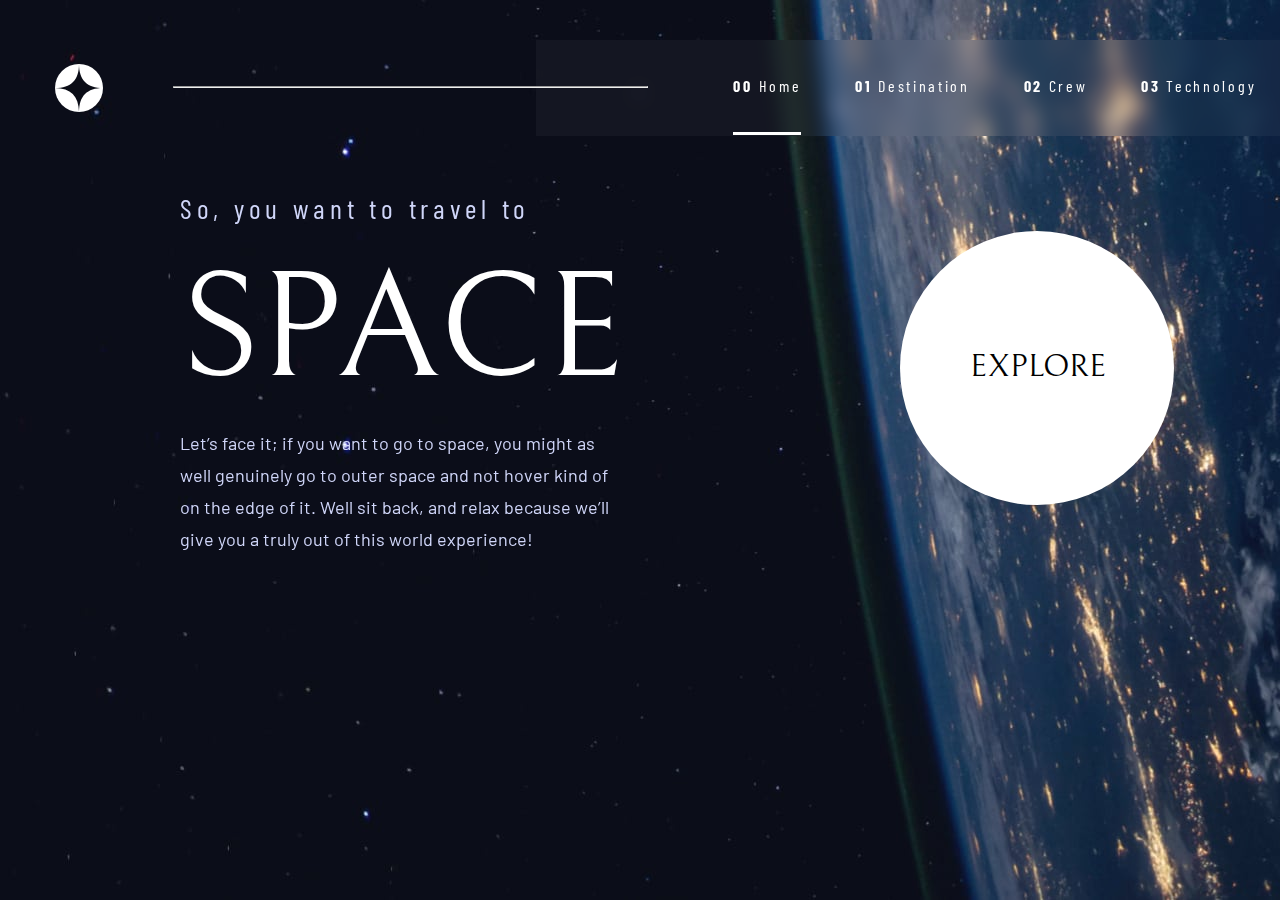
<file: index.html>
<!DOCTYPE html>
<html lang="en">
<head>
  <meta charset="UTF-8">
  <meta name="viewport" content="width=device-width, initial-scale=1.0">
  <link rel="icon" type="image/png" sizes="32x32" href="./assets/favicon-32x32.png">
  <link rel="stylesheet" href="css/nav_bar.css">
  <link rel="stylesheet" href="css/home.css">
  <link rel="preconnect" href="https://fonts.googleapis.com">
  <link rel="preconnect" href="https://fonts.gstatic.com" crossorigin>
  <link href="https://fonts.googleapis.com/css2?family=Barlow&family=Barlow+Condensed:wght@400;700&family=Bellefair&display=swap" rel="stylesheet">
  <title>Frontend Mentor | Space tourism website</title>
</head>
<body>
  <div class="nav_bar">
    <img class="logo" src="assets/shared/logo.svg" alt="logo">
    <hr class="nav_bar_hr">
    <div class="blur-rectangle"></div>
    <div class="nav">
      <a href="index.html"><p class="n00 current_nav"><span class="num">00</span> Home</p></a>
      <a href="destination-moon.html"><p class="n01 aft"><span class="num">01</span> Destination</p></a>
      <a href="crew-commander.html"><p class="n02 aft"><span class="num">02</span> Crew</p></a>
      <a href="technology-vehicle.html"><p class="n03 aft"><span class="num">03</span> Technology</p></a>
    </div>
  </div>
  <div class="info">
    <p class="p1">So, you want to travel to</p>
    <p class="p2">SPACE</p>
    <p class="p3">Let’s face it; if you want to go to space, you might as well genuinely go to 
  outer space and not hover kind of on the edge of it. Well sit back, and relax 
  because we’ll give you a truly out of this world experience!</p>
  </div>
  <a href="destination-moon.html"><div class="explore">
    <div class="circle"></div>
    <p class="p-explore">EXPLORE</p>
  </div></a>
</body>
</html>
</file>
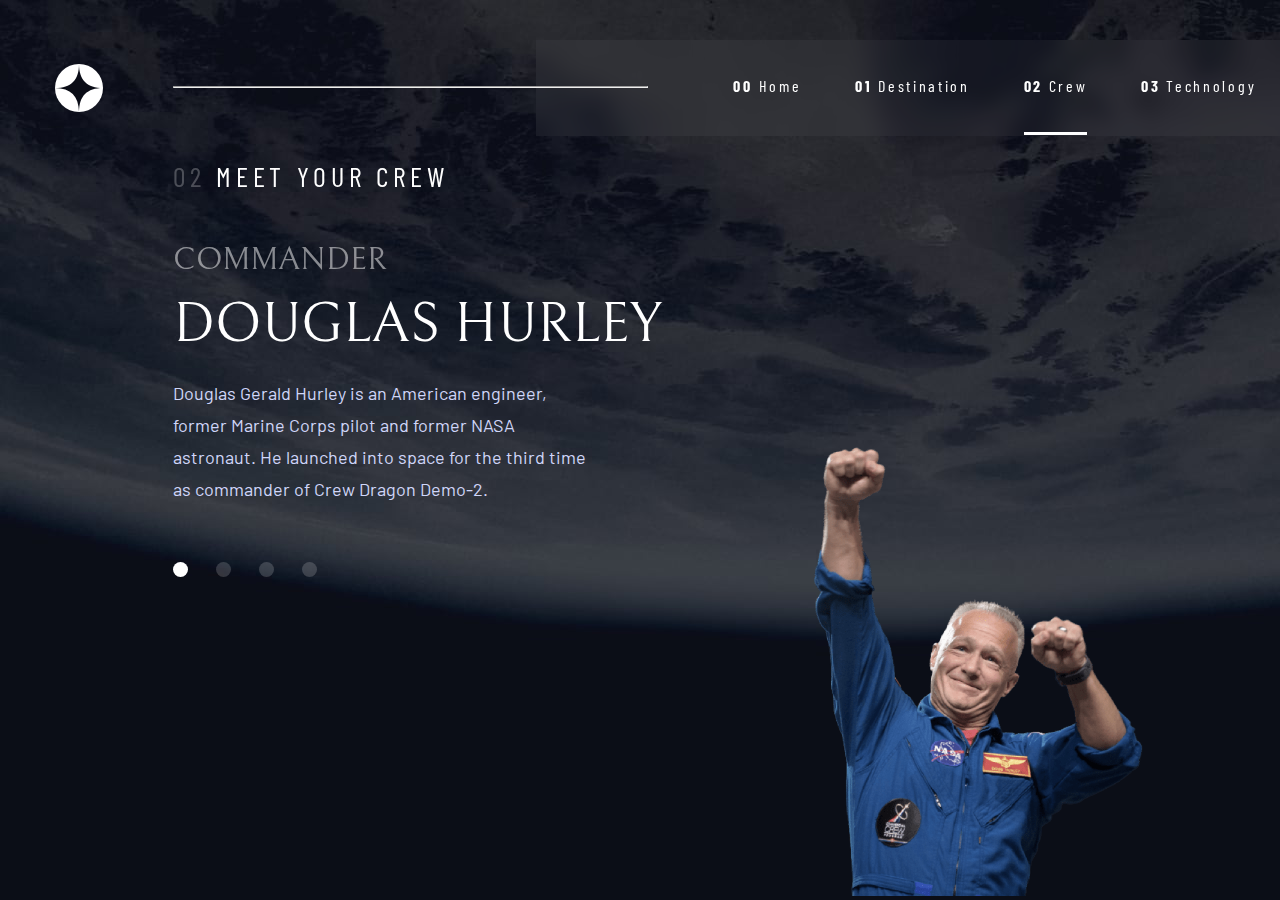
<file: crew-commander.html>
<!DOCTYPE html>
<html lang="en">
<head>
  <meta charset="UTF-8">
  <meta name="viewport" content="width=device-width, initial-scale=1.0"><link rel="stylesheet" href="css/nav_bar.css">
  <link rel="stylesheet" href="css/crew-format.css">
  <link rel="preconnect" href="https://fonts.googleapis.com">
  <link rel="preconnect" href="https://fonts.gstatic.com" crossorigin>
  <link href="https://fonts.googleapis.com/css2?family=Barlow&family=Barlow+Condensed:wght@400;700&family=Bellefair&display=swap" rel="stylesheet">
  <link rel="icon" type="image/png" sizes="32x32" href="./assets/favicon-32x32.png">
  
  <title>Frontend Mentor | Space tourism website</title>
</head>
<body>
  <div class="nav_bar">
    <img class="logo" src="assets/shared/logo.svg" alt="logo">
    <hr class="nav_bar_hr">
    <div class="blur-rectangle"></div>
    <div class="nav">
      <a href="index.html"><p class="n00 aft"><span class="num">00</span> Home</p></a>
      <a href="destination-moon.html"><p class="n01 aft"><span class="num">01</span> Destination</p></a>
      <a href="crew-commander.html"><p class="n02 current_nav"><span class="num">02</span> Crew</p></a>
      <a href="technology-vehicle.html"><p class="n03 aft"><span class="num">03</span> Technology</p></a>
    </div>
  </div>
  <div class="head">
    <p><span style="opacity: 25%;">02</span> MEET YOUR CREW</p>
  </div>
  
  <div class="left-container">
    <p class="carrer">COMMANDER</p>
    <p class="crew-name">DOUGLAS HURLEY</p>
    <p class="context">Douglas Gerald Hurley is an American engineer, former Marine Corps pilot and former NASA astronaut. He launched into space for the third time as commander of Crew Dragon Demo-2.</p>
  </div>
  <div class="bar">
    <a href="/crew-commander.html"><p class="circle current_crew"></p></a>
    <a href="/crew-specialist.html"><p class="circle"></p></a>
    <a href="/crew-pilot.html"><p class="circle"></p></a>
    <a href="/crew-engineer.html"><p class="circle"></p></a>
  </div>
  <div class="pic">
    <img src="/assets/crew/image-douglas-hurley.png" alt="ansari" style="width: 330px;">
  </div>
</body>
</html>
</file>
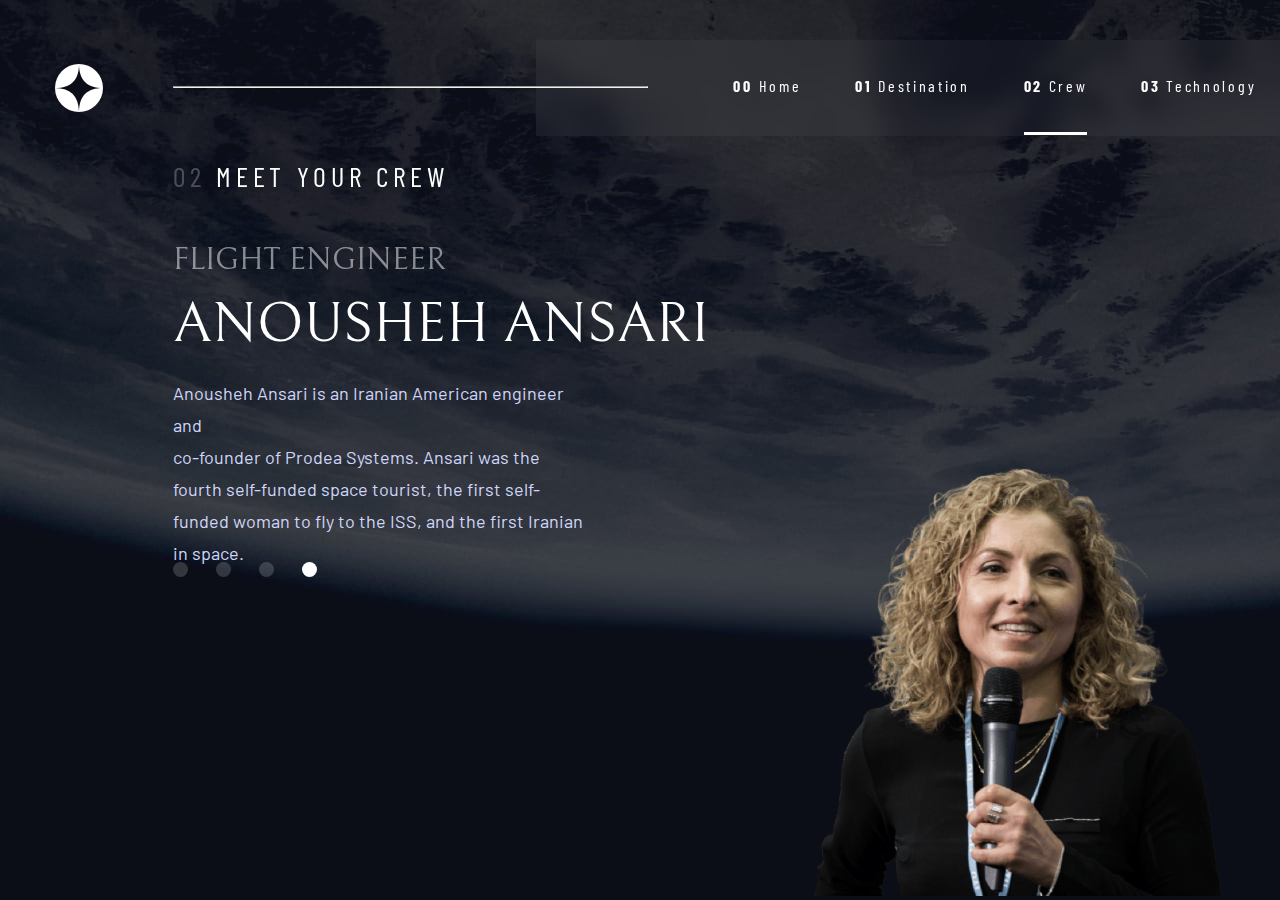
<file: crew-engineer.html>
<!DOCTYPE html>
<html lang="en">
<head>
  <meta charset="UTF-8">
  <meta name="viewport" content="width=device-width, initial-scale=1.0">
  <link rel="icon" type="image/png" sizes="32x32" href="./assets/favicon-32x32.png">
  <link rel="stylesheet" href="css/nav_bar.css">
  <link rel="stylesheet" href="css/crew-format.css">
  <link rel="preconnect" href="https://fonts.googleapis.com">
  <link rel="preconnect" href="https://fonts.gstatic.com" crossorigin>
  <link href="https://fonts.googleapis.com/css2?family=Barlow&family=Barlow+Condensed:wght@400;700&family=Bellefair&display=swap" rel="stylesheet">
  <title>Frontend Mentor | Space tourism website</title>
</head>
<body>
  <div class="nav_bar">
    <img class="logo" src="assets/shared/logo.svg" alt="logo">
    <hr class="nav_bar_hr">
    <div class="blur-rectangle"></div>
    <div class="nav">
      <a href="index.html"><p class="n00 aft"><span class="num">00</span> Home</p></a>
      <a href="destination-moon.html"><p class="n01 aft"><span class="num">01</span> Destination</p></a>
      <a href="crew-commander.html"><p class="n02 current_nav"><span class="num">02</span> Crew</p></a>
      <a href="technology-vehicle.html"><p class="n03 aft"><span class="num">03</span> Technology</p></a>
    </div>
  </div>
  <div class="head">
    <p><span style="opacity: 25%;">02</span> MEET YOUR CREW</p>
  </div>
  
  <div class="left-container">
    <p class="carrer">FLIGHT ENGINEER</p>
    <p class="crew-name">ANOUSHEH ANSARI</p>
    <p class="context">Anousheh Ansari is an Iranian American engineer and <br> co-founder of Prodea Systems. Ansari was the fourth self-funded space tourist, the first self-funded woman to fly to the ISS, and the first Iranian in space. </p>
  </div>
  <div class="bar">
    <a href="/crew-commander.html"><p class="circle"></p></a>
    <a href="/crew-specialist.html"><p class="circle"></p></a>
    <a href="/crew-pilot.html"><p class="circle"></p></a>
    <a href="/crew-engineer.html"><p class="circle current_crew"></p></a>
  </div>
  <div class="pic">
    <img src="/assets/crew/image-anousheh-ansari.png" alt="ansari" style="width: 410px;">
  </div>
</body>
</html>
</file>
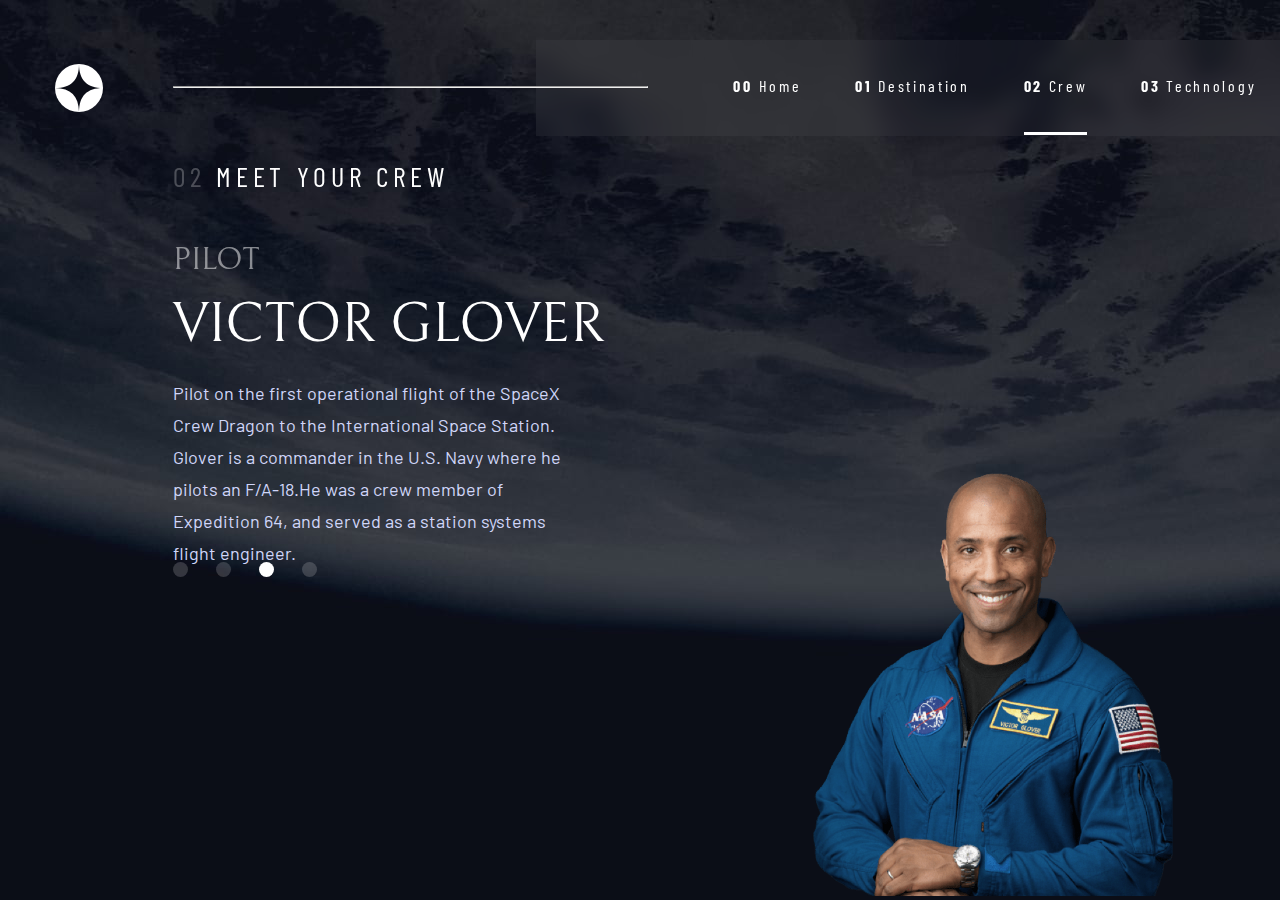
<file: crew-pilot.html>
<!DOCTYPE html>
<html lang="en">
<head>
  <meta charset="UTF-8">
  <meta name="viewport" content="width=device-width, initial-scale=1.0">
  <link rel="icon" type="image/png" sizes="32x32" href="./assets/favicon-32x32.png">
  <link rel="stylesheet" href="css/nav_bar.css">
  <link rel="stylesheet" href="css/crew-format.css">
  <link rel="preconnect" href="https://fonts.googleapis.com">
  <link rel="preconnect" href="https://fonts.gstatic.com" crossorigin>
  <link href="https://fonts.googleapis.com/css2?family=Barlow&family=Barlow+Condensed:wght@400;700&family=Bellefair&display=swap" rel="stylesheet">
  <title>Frontend Mentor | Space tourism website</title>
</head>
<body>
  <div class="nav_bar">
    <img class="logo" src="assets/shared/logo.svg" alt="logo">
    <hr class="nav_bar_hr">
    <div class="blur-rectangle"></div>
    <div class="nav">
      <a href="index.html"><p class="n00 aft"><span class="num">00</span> Home</p></a>
      <a href="destination-moon.html"><p class="n01 aft"><span class="num">01</span> Destination</p></a>
      <a href="crew-commander.html"><p class="n02 current_nav"><span class="num">02</span> Crew</p></a>
      <a href="technology-vehicle.html"><p class="n03 aft"><span class="num">03</span> Technology</p></a>
    </div>
  </div>
  <div class="head">
    <p><span style="opacity: 25%;">02</span> MEET YOUR CREW</p>
  </div>
  
  <div class="left-container">
    <p class="carrer">PILOT</p>
    <p class="crew-name">VICTOR GLOVER</p>
    <p class="context">Pilot on the first operational flight of the SpaceX Crew Dragon to the International Space Station. Glover is a commander in the U.S. Navy where he pilots an F/A-18.He was a crew member of Expedition 64, and served as a station systems flight engineer. </p>
  </div>
  <div class="bar">
    <a href="/crew-commander.html"><p class="circle"></p></a>
    <a href="/crew-specialist.html"><p class="circle"></p></a>
    <a href="/crew-pilot.html"><p class="circle current_crew"></p></a>
    <a href="/crew-engineer.html"><p class="circle"></p></a>
  </div>
  <div class="pic">
    <img src="/assets/crew/image-victor-glover.png" alt="ansari" style="width: 360px;">
  </div>
</body>
</html>
</file>
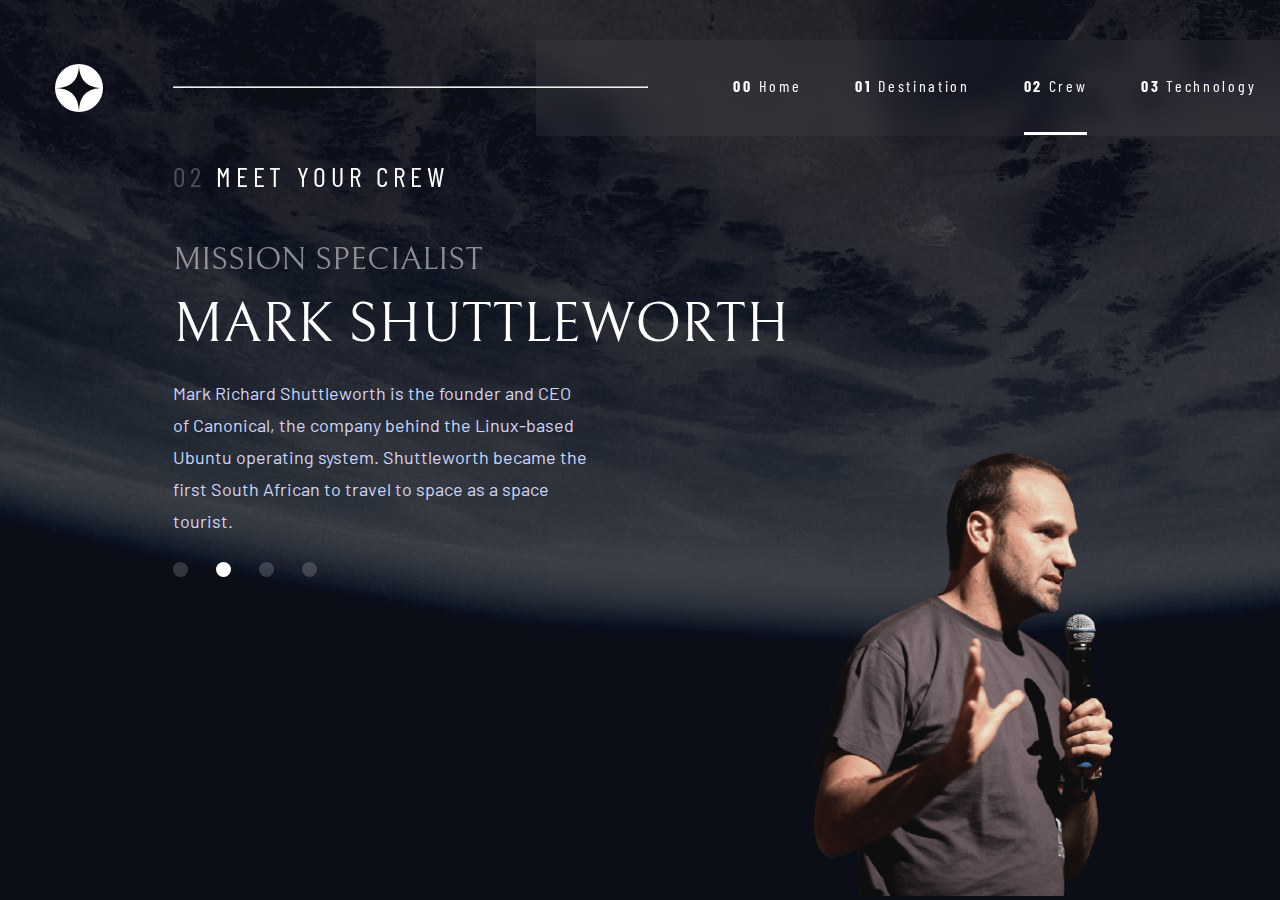
<file: crew-specialist.html>
<!DOCTYPE html>
<html lang="en">
<head>
  <meta charset="UTF-8">
  <meta name="viewport" content="width=device-width, initial-scale=1.0">
  <link rel="icon" type="image/png" sizes="32x32" href="./assets/favicon-32x32.png">
  <link rel="stylesheet" href="css/nav_bar.css">
  <link rel="stylesheet" href="css/crew-format.css">
  <link rel="preconnect" href="https://fonts.googleapis.com">
  <link rel="preconnect" href="https://fonts.gstatic.com" crossorigin>
  <link href="https://fonts.googleapis.com/css2?family=Barlow&family=Barlow+Condensed:wght@400;700&family=Bellefair&display=swap" rel="stylesheet">
  <title>Frontend Mentor | Space tourism website</title>
</head>
<body>
  <div class="nav_bar">
    <img class="logo" src="assets/shared/logo.svg" alt="logo">
    <hr class="nav_bar_hr">
    <div class="blur-rectangle"></div>
    <div class="nav">
      <a href="index.html"><p class="n00 aft"><span class="num">00</span> Home</p></a>
      <a href="destination-moon.html"><p class="n01 aft"><span class="num">01</span> Destination</p></a>
      <a href="crew-commander.html"><p class="n02 current_nav"><span class="num">02</span> Crew</p></a>
      <a href="technology-vehicle.html"><p class="n03 aft"><span class="num">03</span> Technology</p></a>
    </div>
  </div>
  <div class="head">
    <p><span style="opacity: 25%;">02</span> MEET YOUR CREW</p>
  </div>
  
  <div class="left-container">
    <p class="carrer">MISSION SPECIALIST</p>
    <p class="crew-name">MARK SHUTTLEWORTH</p>
    <p class="context">Mark Richard Shuttleworth is the founder and CEO of Canonical, the company behind the Linux-based Ubuntu operating system. Shuttleworth became the first South African to travel to space as a space tourist.</p>
  </div>
  <div class="bar">
    <a href="/crew-commander.html"><p class="circle"></p></a>
    <a href="/crew-specialist.html"><p class="circle current_crew"></p></a>
    <a href="/crew-pilot.html"><p class="circle"></p></a>
    <a href="/crew-engineer.html"><p class="circle"></p></a>
  </div>
  <div class="pic">
    <img src="/assets/crew/image-mark-shuttleworth.png" alt="ansari" style="width: 300px;">
  </div>
</body>
</html>
</file>
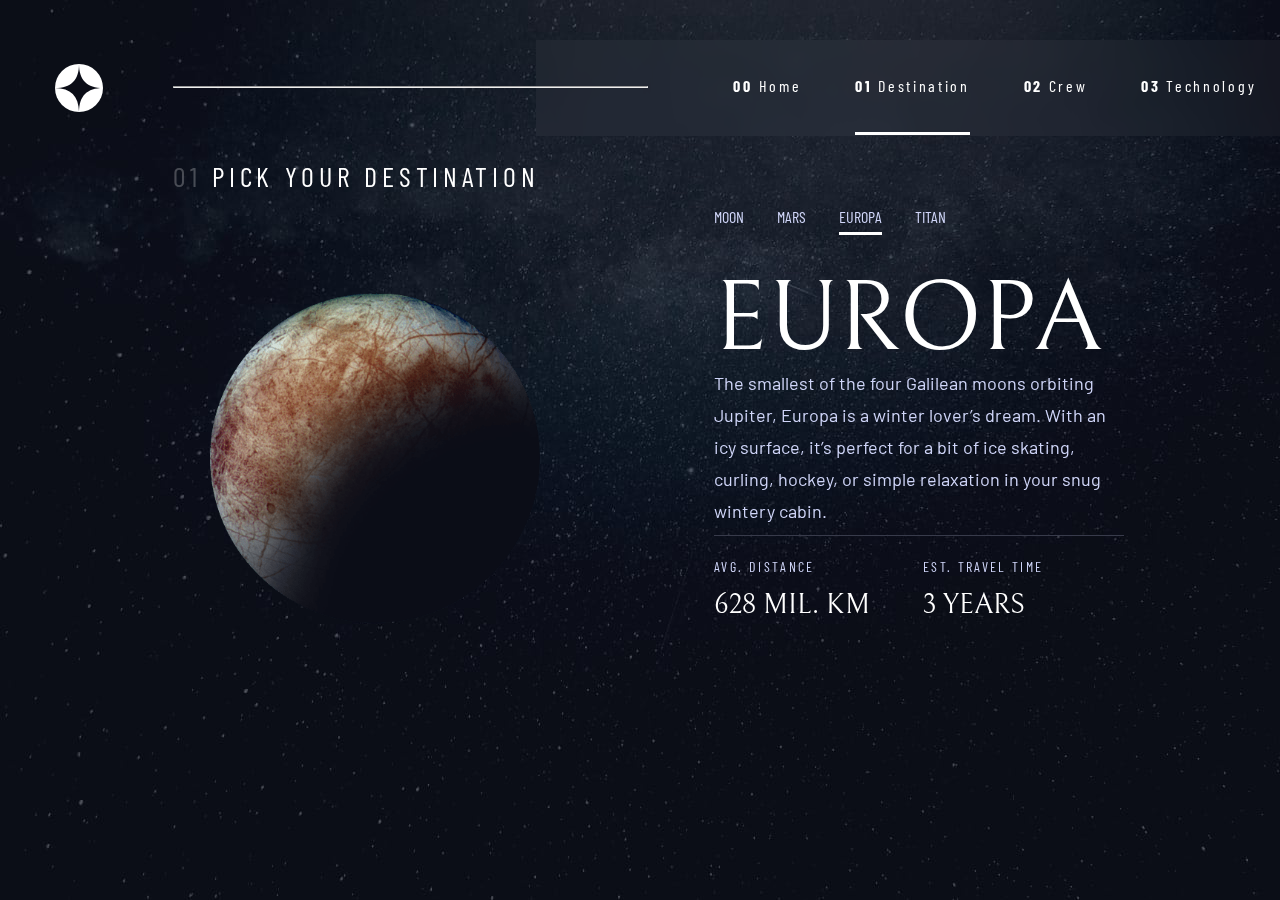
<file: destination-europa.html>
<!DOCTYPE html>
<html lang="en">
<head>
  <meta charset="UTF-8">
  <meta name="viewport" content="width=device-width, initial-scale=1.0">
  <link rel="icon" type="image/png" sizes="32x32" href="./assets/favicon-32x32.png">
  <link rel="stylesheet" href="css/nav_bar.css">
  <link rel="stylesheet" href="css/destination-format.css">
  <link rel="preconnect" href="https://fonts.googleapis.com">
  <link rel="preconnect" href="https://fonts.gstatic.com" crossorigin>
  <link href="https://fonts.googleapis.com/css2?family=Barlow&family=Barlow+Condensed:wght@400;700&family=Bellefair&display=swap" rel="stylesheet">
  <title>Frontend Mentor | Space tourism website</title>
</head>
<body>
  <div class="nav_bar">
    <img class="logo" src="assets/shared/logo.svg" alt="logo">
    <hr class="nav_bar_hr">
    <div class="blur-rectangle"></div>
    <div class="nav">
      <a href="index.html"><p class="n00 aft"><span class="num">00</span> Home</p></a>
      <a href="destination-moon.html"><p class="n01 current_nav"><span class="num">01</span> Destination</p></a>
      <a href="crew-commander.html"><p class="n02 aft"><span class="num">02</span> Crew</p></a>
      <a href="technology-vehicle.html"><p class="n03 aft"><span class="num">03</span> Technology</p></a>
    </div>
  </div>
  <div class="head">
    <p><span style="opacity: 25%;">01</span> PICK YOUR DESTINATION</p>
  </div>
  <div class="pic">
    <img src="/assets/destination/image-europa.png" alt="moon" style="width: 330px;">
  </div>
  <div class="right-container">
    <div class="bar">
      <a href="destination-moon.html"><p class="moon udl">MOON</p></a>
      <a href="destination-mars.html"><p class="mars udl">MARS</p></a>
      <a href="destination-europa.html"><p class="europa current_dest">EUROPA</p></a>
      <a href="destination-titan.html"><p class="titan udl">TITAN</p></a>
    </div>
    <p class="head2">EUROPA</p>
    <p class="context">The smallest of the four Galilean moons orbiting Jupiter, Europa is a winter lover’s dream. With an icy surface, it’s perfect for a bit of ice skating, curling, hockey, or simple relaxation in your snug wintery cabin.</p>
    <hr class="r-hr">
    <div>
      <div class="avg">
        <p class="topic" style="font-family: 'Barlow Condensed', sans-serif;letter-spacing: 2.36px;">AVG. DISTANCE</p>
        <p class="val" style="font-family: 'Bellefair', serif;">628 MIL. KM</p>
      </div>
      <div class="time">
        <p class="topic">EST. TRAVEL TIME</p>
        <p class="val">3 YEARS</p>
      </div>
    </div>
  </div>
</body>
</html>
</file>
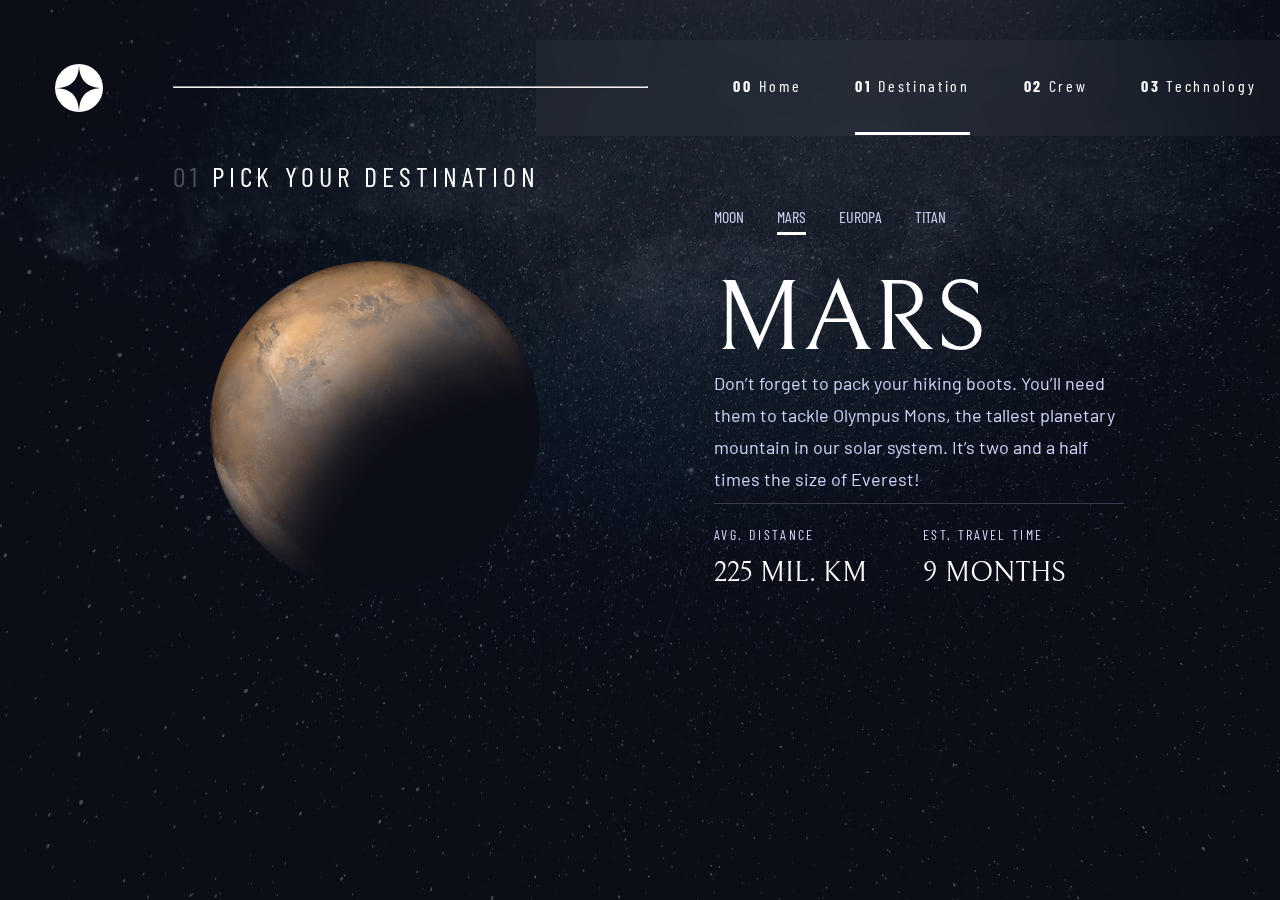
<file: destination-mars.html>
<!DOCTYPE html>
<html lang="en">
<head>
  <meta charset="UTF-8">
  <meta name="viewport" content="width=device-width, initial-scale=1.0">
  <link rel="icon" type="image/png" sizes="32x32" href="./assets/favicon-32x32.png">
  <link rel="stylesheet" href="css/nav_bar.css">
  <link rel="stylesheet" href="css/destination-format.css">
  <link rel="preconnect" href="https://fonts.googleapis.com">
  <link rel="preconnect" href="https://fonts.gstatic.com" crossorigin>
  <link href="https://fonts.googleapis.com/css2?family=Barlow&family=Barlow+Condensed:wght@400;700&family=Bellefair&display=swap" rel="stylesheet">
  <title>Frontend Mentor | Space tourism website</title>
</head>
<body>
  <div class="nav_bar">
    <img class="logo" src="assets/shared/logo.svg" alt="logo">
    <hr class="nav_bar_hr">
    <div class="blur-rectangle"></div>
    <div class="nav">
      <a href="index.html"><p class="n00 aft"><span class="num">00</span> Home</p></a>
      <a href="destination-moon.html"><p class="n01 current_nav"><span class="num">01</span> Destination</p></a>
      <a href="crew-commander.html"><p class="n02 aft"><span class="num">02</span> Crew</p></a>
      <a href="technology-vehicle.html"><p class="n03 aft"><span class="num">03</span> Technology</p></a>
    </div>
  </div>
  <div class="head">
    <p><span style="opacity: 25%;">01</span> PICK YOUR DESTINATION</p>
  </div>
  <div class="pic">
    <img src="/assets/destination/image-mars.png" alt="moon" style="width: 330px;">
  </div>
  <div class="right-container">
    <div class="bar">
      <a href="destination-moon.html"><p class="moon udl">MOON</p></a>
      <a href="destination-mars.html"><p class="mars current_dest">MARS</p></a>
      <a href="destination-europa.html"><p class="europa udl">EUROPA</p></a>
      <a href="destination-titan.html"><p class="titan udl">TITAN</p></a>
    </div>
    <p class="head2">MARS</p>
    <p class="context">Don’t forget to pack your hiking boots. You’ll need them to tackle Olympus Mons, the tallest planetary mountain in our solar system. It’s two and a half times the size of Everest!</p>
    <hr class="r-hr">
    <div>
      <div class="avg">
        <p class="topic" style="font-family: 'Barlow Condensed', sans-serif;letter-spacing: 2.36px;">AVG. DISTANCE</p>
        <p class="val" style="font-family: 'Bellefair', serif;">225 MIL. KM</p>
      </div>
      <div class="time">
        <p class="topic">EST. TRAVEL TIME</p>
        <p class="val">9 MONTHS</p>
      </div>
    </div>
  </div>
</body>
</html>
</file>
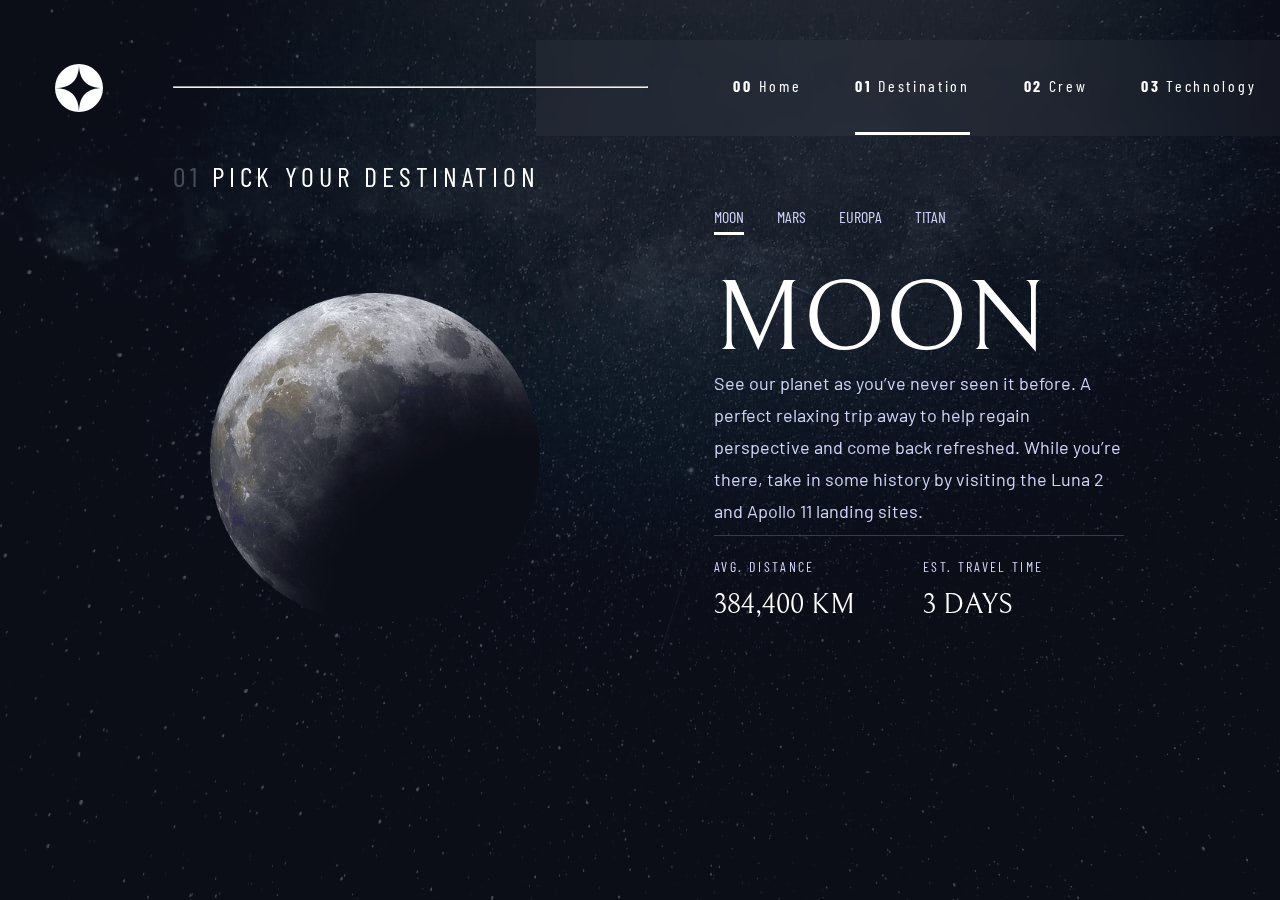
<file: destination-moon.html>
<!DOCTYPE html>
<html lang="en">
<head>
  <meta charset="UTF-8">
  <meta name="viewport" content="width=device-width, initial-scale=1.0">
  <link rel="icon" type="image/png" sizes="32x32" href="assets/favicon-32x32.png">
  <link rel="stylesheet" href="css/nav_bar.css">
  <link rel="stylesheet" href="css/destination-format.css">
  <link rel="preconnect" href="https://fonts.googleapis.com">
  <link rel="preconnect" href="https://fonts.gstatic.com" crossorigin>
  <link href="https://fonts.googleapis.com/css2?family=Barlow&family=Barlow+Condensed:wght@400;700&family=Bellefair&display=swap" rel="stylesheet">
  <title>Frontend Mentor | Space tourism website</title>
</head>
<body>
  <div class="nav_bar">
    <img class="logo" src="assets/shared/logo.svg" alt="logo">
    <hr class="nav_bar_hr">
    <div class="blur-rectangle"></div>
    <div class="nav">
      <a href="index.html"><p class="n00 aft"><span class="num">00</span> Home</p></a>
      <a href="destination-moon.html"><p class="n01 current_nav"><span class="num">01</span> Destination</p></a>
      <a href="crew-commander.html"><p class="n02 aft"><span class="num">02</span> Crew</p></a>
      <a href="technology-vehicle.html"><p class="n03 aft"><span class="num">03</span> Technology</p></a>
    </div>
  </div>
  <div class="head">
    <p><span style="opacity: 25%;">01</span> PICK YOUR DESTINATION</p>
  </div>
  <div class="pic">
    <img src="/assets/destination/image-moon.png" alt="moon" style="width: 330px;">
  </div>
  <div class="right-container">
    <div class="bar">
      <a href="destination-moon.html"><p class="moon current_dest">MOON</p></a>
      <a href="destination-mars.html"><p class="mars udl">MARS</p></a>
      <a href="destination-europa.html"><p class="europa udl">EUROPA</p></a>
      <a href="destination-titan.html"><p class="titan udl">TITAN</p></a>
    </div>
    <p class="head2">MOON</p>
    <p class="context">See our planet as you’ve never seen it before. A perfect relaxing trip away to help regain perspective and come back refreshed. While you’re there, take in some history by visiting the Luna 2 and Apollo 11 landing sites.</p>
    <hr class="r-hr">
    <div>
      <div class="avg">
        <p class="topic" style="font-family: 'Barlow Condensed', sans-serif;letter-spacing: 2.36px;">AVG. DISTANCE</p>
        <p class="val" style="font-family: 'Bellefair', serif;">384,400 KM</p>
      </div>
      <div class="time">
        <p class="topic">EST. TRAVEL TIME</p>
        <p class="val">3 DAYS</p>
      </div>
    </div>
  </div>
</body>
</html>
</file>
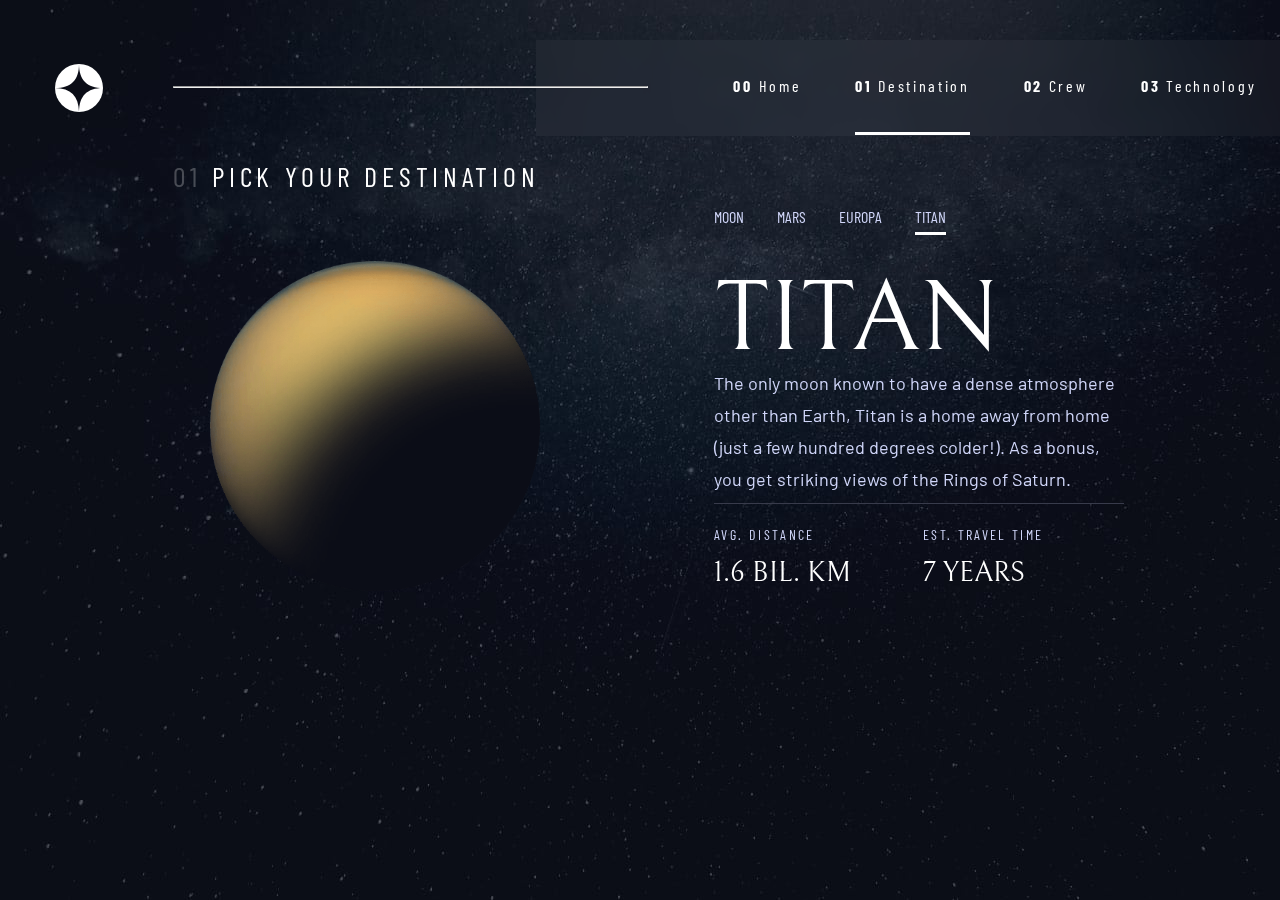
<file: destination-titan.html>
<!DOCTYPE html>
<html lang="en">
<head>
  <meta charset="UTF-8">
  <meta name="viewport" content="width=device-width, initial-scale=1.0">
  <link rel="icon" type="image/png" sizes="32x32" href="./assets/favicon-32x32.png">
  <link rel="stylesheet" href="css/nav_bar.css">
  <link rel="stylesheet" href="css/destination-format.css">
  <link rel="preconnect" href="https://fonts.googleapis.com">
  <link rel="preconnect" href="https://fonts.gstatic.com" crossorigin>
  <link href="https://fonts.googleapis.com/css2?family=Barlow&family=Barlow+Condensed:wght@400;700&family=Bellefair&display=swap" rel="stylesheet">
  <title>Frontend Mentor | Space tourism website</title>
</head>
<body>
  <div class="nav_bar">
    <img class="logo" src="assets/shared/logo.svg" alt="logo">
    <hr class="nav_bar_hr">
    <div class="blur-rectangle"></div>
    <div class="nav">
      <a href="index.html"><p class="n00 aft"><span class="num">00</span> Home</p></a>
      <a href="destination-moon.html"><p class="n01 current_nav"><span class="num">01</span> Destination</p></a>
      <a href="crew-commander.html"><p class="n02 aft"><span class="num">02</span> Crew</p></a>
      <a href="technology-vehicle.html"><p class="n03 aft"><span class="num">03</span> Technology</p></a>
    </div>
  </div>
  <div class="head">
    <p><span style="opacity: 25%;">01</span> PICK YOUR DESTINATION</p>
  </div>
  <div class="pic">
    <img src="/assets/destination/image-titan.png" alt="moon" style="width: 330px;">
  </div>
  <div class="right-container">
    <div class="bar">
      <a href="destination-moon.html"><p class="moon udl">MOON</p></a>
      <a href="destination-mars.html"><p class="mars udl">MARS</p></a>
      <a href="destination-europa.html"><p class="europa udl">EUROPA</p></a>
      <a href="destination-titan.html"><p class="titan current_dest">TITAN</p></a>
    </div>
    <p class="head2">TITAN</p>
    <p class="context">The only moon known to have a dense atmosphere other than Earth, Titan is a home away from home (just a few hundred degrees colder!). As a bonus, you get striking views of the Rings of Saturn.</p>
    <hr class="r-hr">
    <div>
      <div class="avg">
        <p class="topic" style="font-family: 'Barlow Condensed', sans-serif;letter-spacing: 2.36px;">AVG. DISTANCE</p>
        <p class="val" style="font-family: 'Bellefair', serif;">1.6 BIL. KM</p>
      </div>
      <div class="time">
        <p class="topic">EST. TRAVEL TIME</p>
        <p class="val">7 YEARS</p>
      </div>
    </div>
  </div>
</body>
</html>
</file>
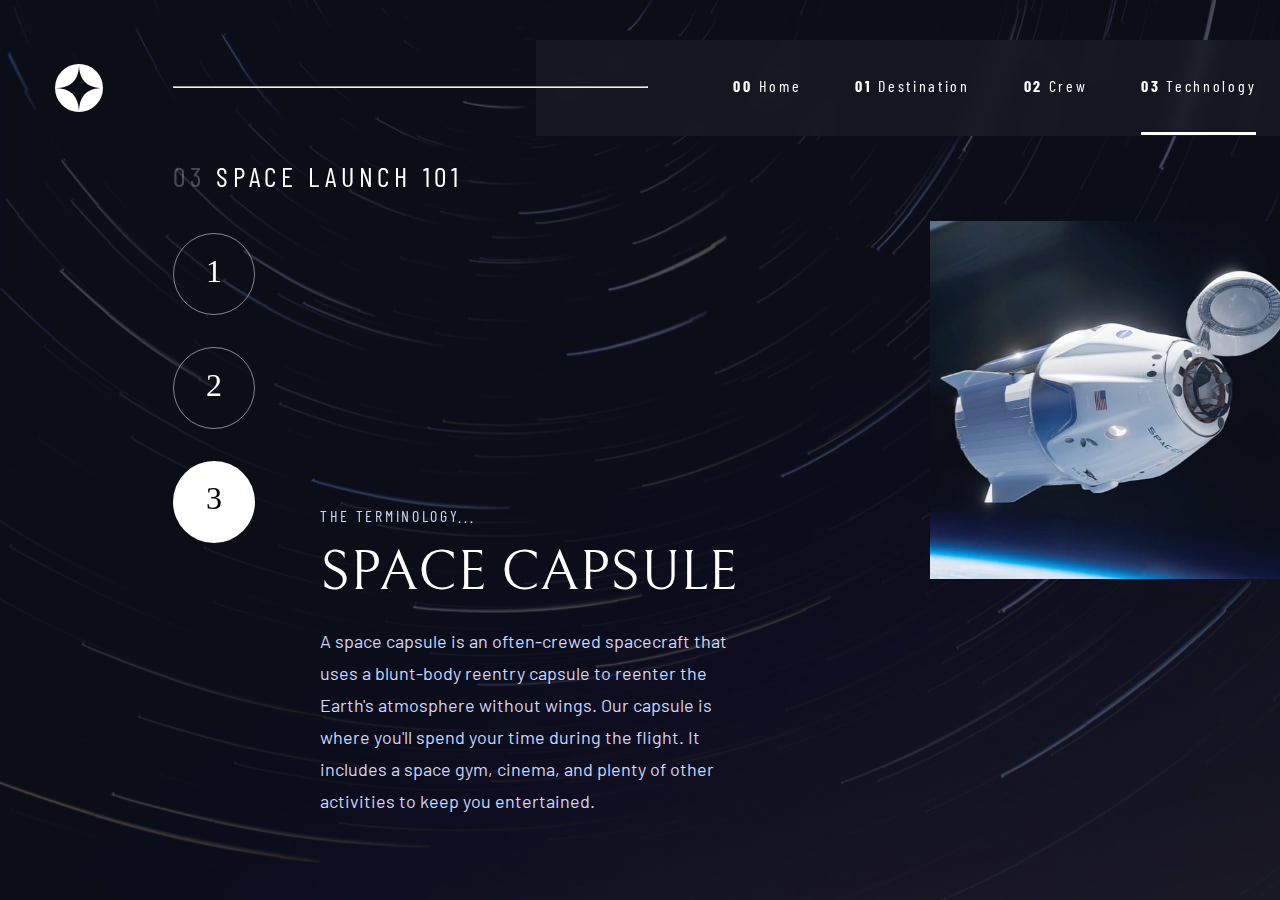
<file: technology-capsule.html>
<!DOCTYPE html>
<html lang="en">
<head>
  <meta charset="UTF-8">
  <meta name="viewport" content="width=device-width, initial-scale=1.0">
  <link rel="icon" type="image/png" sizes="32x32" href="./assets/favicon-32x32.png">
  <link rel="stylesheet" href="css/nav_bar.css">
  <link rel="stylesheet" href="css/technology-format.css">
  <link rel="preconnect" href="https://fonts.googleapis.com">
  <link rel="preconnect" href="https://fonts.gstatic.com" crossorigin>
  <link href="https://fonts.googleapis.com/css2?family=Barlow&family=Barlow+Condensed:wght@400;700&family=Bellefair&display=swap" rel="stylesheet">
  <title>Frontend Mentor | Space tourism website</title>
</head>
<body>
  <div class="nav_bar">
    <img class="logo" src="assets/shared/logo.svg" alt="logo">
    <hr class="nav_bar_hr">
    <div class="blur-rectangle"></div>
    <div class="nav">
      <a href="index.html"><p class="n00 aft"><span class="num">00</span> Home</p></a>
      <a href="destination-moon.html"><p class="n01 aft"><span class="num">01</span> Destination</p></a>
      <a href="crew-commander.html"><p class="n02 aft"><span class="num">02</span> Crew</p></a>
      <a href="technology-vehicle.html"><p class="n03 current_nav"><span class="num">03</span> Technology</p></a>
    </div>
  </div>
  <div class="head">
    <p><span style="opacity: 25%;">03</span> SPACE LAUNCH 101</p>
  </div>
  <div class="pic">
    <img src="/assets/technology/image-space-capsule-portrait.jpg" alt="" style="width: 350px;">
  </div>
  <div class="side-bar">
    <a href="technology-vehicle.html"><p class="button">1</p></a>
    <a href="technology-spaceport.html"><p class="button">2</p></a>
    <a href="technology-capsule.html"><p class="button current">3</p></a>
  </div>
  <div class="left-container">
    <p class="p1">THE TERMINOLOGY...</p>
    <p class="p2">SPACE CAPSULE</p>
    <p class="context">A space capsule is an often-crewed spacecraft that uses a blunt-body reentry capsule to reenter the Earth's atmosphere without wings. Our capsule is where you'll spend your time during the flight. It includes a space gym, cinema, and plenty of other activities to keep you entertained.</p>
  </div>
</body>
</html>
</file>
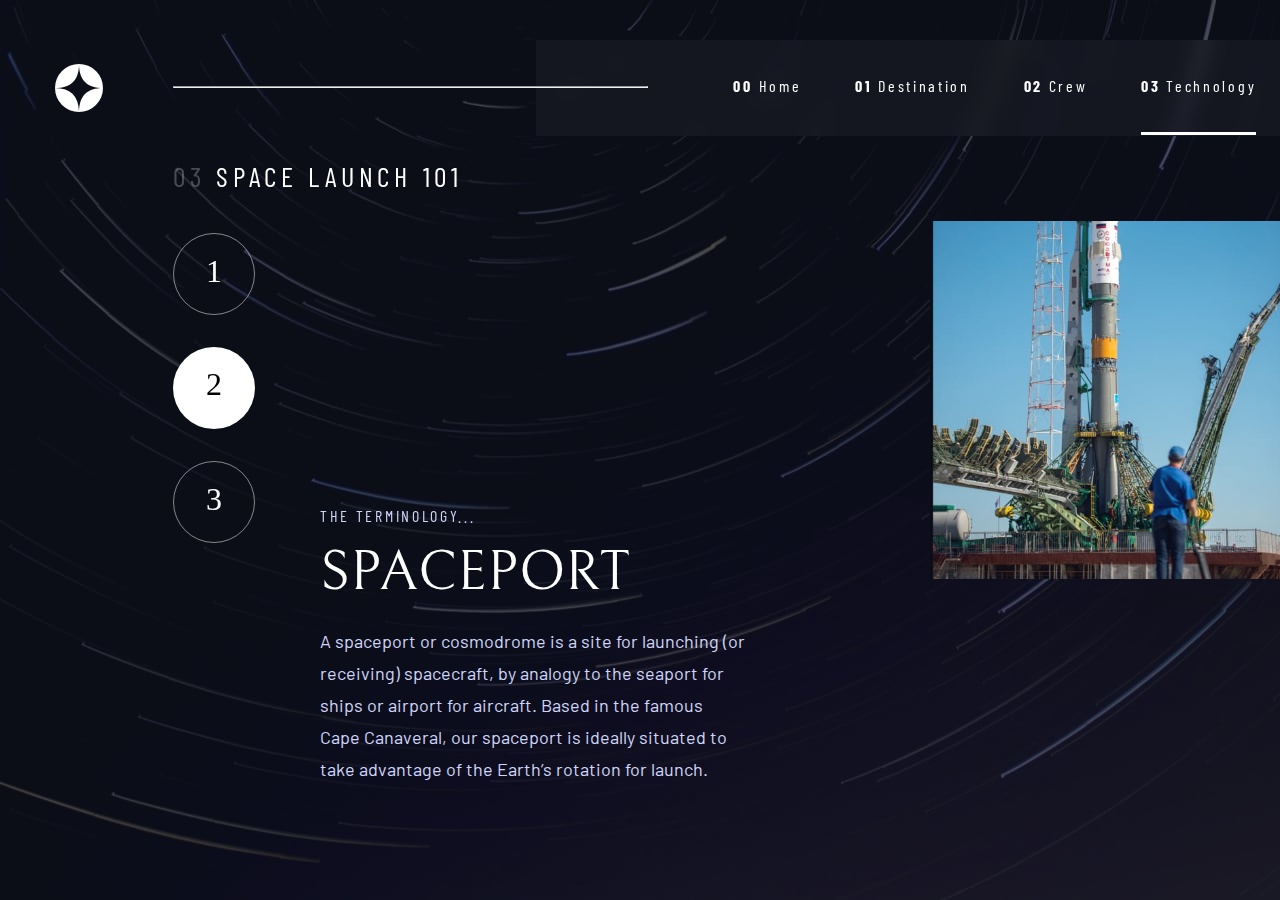
<file: technology-spaceport.html>
<!DOCTYPE html>
<html lang="en">
<head>
  <meta charset="UTF-8">
  <meta name="viewport" content="width=device-width, initial-scale=1.0">
  <link rel="icon" type="image/png" sizes="32x32" href="./assets/favicon-32x32.png">
  <link rel="stylesheet" href="css/nav_bar.css">
  <link rel="stylesheet" href="css/technology-format.css">
  <link rel="preconnect" href="https://fonts.googleapis.com">
  <link rel="preconnect" href="https://fonts.gstatic.com" crossorigin>
  <link href="https://fonts.googleapis.com/css2?family=Barlow&family=Barlow+Condensed:wght@400;700&family=Bellefair&display=swap" rel="stylesheet">
  <title>Frontend Mentor | Space tourism website</title>
</head>
<body>
  <div class="nav_bar">
    <img class="logo" src="assets/shared/logo.svg" alt="logo">
    <hr class="nav_bar_hr">
    <div class="blur-rectangle"></div>
    <div class="nav">
      <a href="index.html"><p class="n00 aft"><span class="num">00</span> Home</p></a>
      <a href="destination-moon.html"><p class="n01 aft"><span class="num">01</span> Destination</p></a>
      <a href="crew-commander.html"><p class="n02 aft"><span class="num">02</span> Crew</p></a>
      <a href="technology-vehicle.html"><p class="n03 current_nav"><span class="num">03</span> Technology</p></a>
    </div>
  </div>
  <div class="head">
    <p><span style="opacity: 25%;">03</span> SPACE LAUNCH 101</p>
  </div>
  <div class="pic">
    <img src="/assets/technology/image-spaceport-portrait.jpg" alt="" style="width: 350px;">
  </div>
  <div class="side-bar">
    <a href="technology-vehicle.html"><p class="button">1</p></a>
    <a href="technology-spaceport.html"><p class="button current">2</p></a>
    <a href="technology-capsule.html"><p class="button">3</p></a>
  </div>
  <div class="left-container">
    <p class="p1">THE TERMINOLOGY...</p>
    <p class="p2">SPACEPORT</p>
    <p class="context">A spaceport or cosmodrome is a site for launching (or receiving) spacecraft, by analogy to the seaport for ships or airport for aircraft. Based in the famous Cape Canaveral, our spaceport is ideally situated to take advantage of the Earth’s rotation for launch.</p>
  </div>
</body>
</html>
</file>
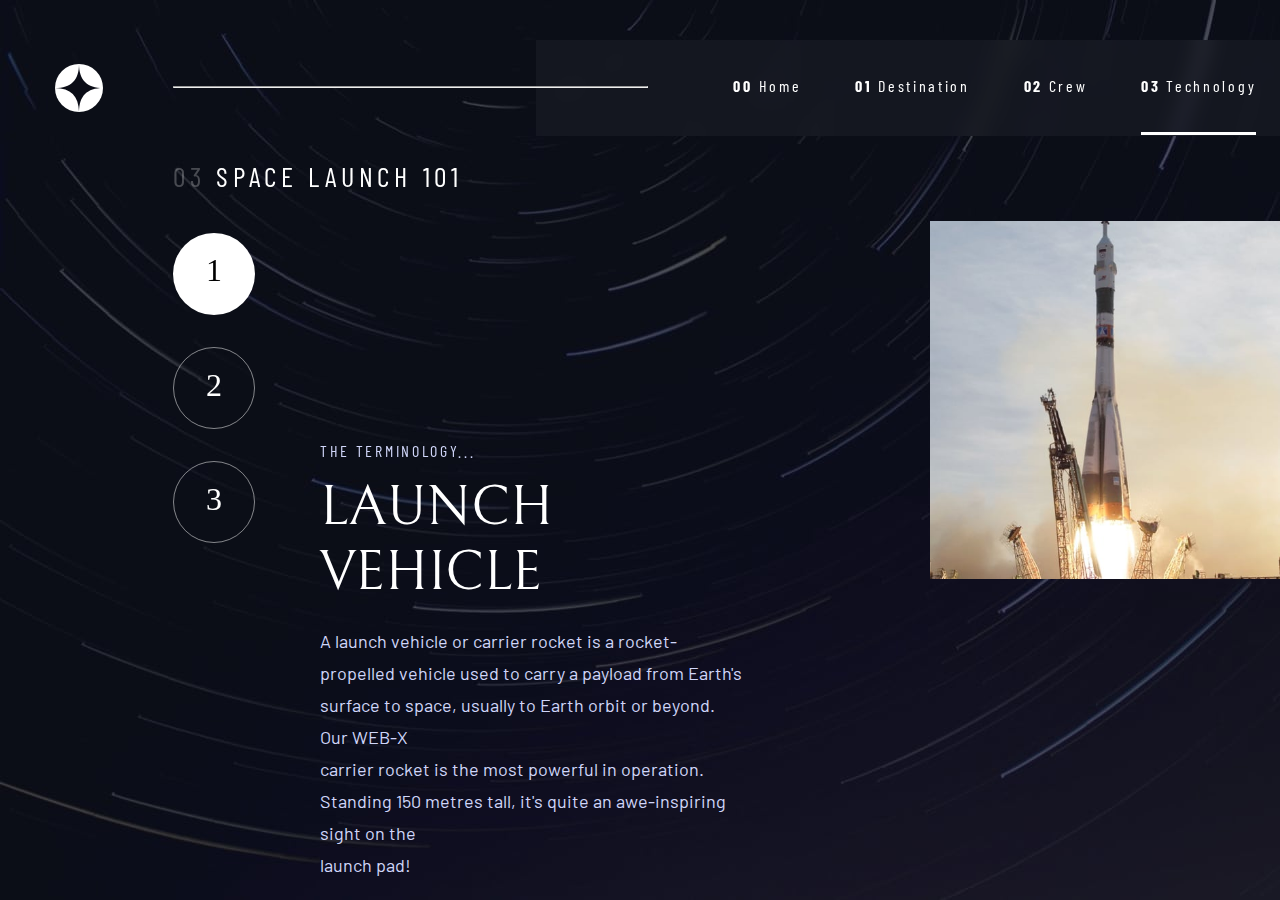
<file: technology-vehicle.html>
<!DOCTYPE html>
<html lang="en">
<head>
  <meta charset="UTF-8">
  <meta name="viewport" content="width=device-width, initial-scale=1.0">
  <link rel="icon" type="image/png" sizes="32x32" href="./assets/favicon-32x32.png">
  <link rel="stylesheet" href="css/nav_bar.css">
  <link rel="stylesheet" href="css/technology-format.css">
  <link rel="preconnect" href="https://fonts.googleapis.com">
  <link rel="preconnect" href="https://fonts.gstatic.com" crossorigin>
  <link href="https://fonts.googleapis.com/css2?family=Barlow&family=Barlow+Condensed:wght@400;700&family=Bellefair&display=swap" rel="stylesheet">
  <title>Frontend Mentor | Space tourism website</title>
</head>
<body>
  <div class="nav_bar">
    <img class="logo" src="assets/shared/logo.svg" alt="logo">
    <hr class="nav_bar_hr">
    <div class="blur-rectangle"></div>
    <div class="nav">
      <a href="index.html"><p class="n00 aft"><span class="num">00</span> Home</p></a>
      <a href="destination-moon.html"><p class="n01 aft"><span class="num">01</span> Destination</p></a>
      <a href="crew-commander.html"><p class="n02 aft"><span class="num">02</span> Crew</p></a>
      <a href="technology-vehicle.html"><p class="n03 current_nav"><span class="num">03</span> Technology</p></a>
    </div>
  </div>
  <div class="head">
    <p><span style="opacity: 25%;">03</span> SPACE LAUNCH 101</p>
  </div>
  <div class="pic">
    <img src="/assets/technology/image-launch-vehicle-portrait.jpg" alt="" style="width: 350px;">
  </div>
  <div class="side-bar">
    <a href="technology-vehicle.html"><p class="button current">1</p></a>
    <a href="technology-spaceport.html"><p class="button">2</p></a>
    <a href="technology-capsule.html"><p class="button">3</p></a>
  </div>
  <div class="left-container">
    <p class="p1">THE TERMINOLOGY...</p>
    <p class="p2">LAUNCH VEHICLE</p>
    <p class="context">A launch vehicle or carrier rocket is a rocket-propelled vehicle used to carry a payload from Earth's surface to space, usually to Earth orbit or beyond. Our WEB-X <br> carrier rocket is the most powerful in operation. Standing 150 metres tall, it's quite an awe-inspiring sight on the <br> launch pad!</p>
  </div>
  
</body>
</html>
</file>
<file: css/nav_bar.css>
body {
    background-image: url(/assets/home/background-home-desktop.jpg);
    color: white;
    margin: 0;
}
.nav_bar{
    font-family:'Barlow Condensed', sans-serif;
    font-weight: 400;
    font-size: 16px;
    letter-spacing: 2.7px;
}
.nav_bar_hr{
    width: 473px;
    display: inline-block;
    position: relative;
    bottom: 24px;
    margin: 0;
    left: 64px;
}
.blur-rectangle{
    width: 830px;
    height: 96px;
    position: absolute;
    background: rgba(255, 255, 255, 0.04);
    backdrop-filter: blur(10px);
    left: 536px;
    top: 40px;
    z-index: -1;
}
.logo{
    margin: 64px 0 0 55px;
}
.nav{
    display: inline-block;
    position: relative;
    left: 144px;
    bottom: 20px;
}
.num{
    font-weight: 700;
}
.aft::after{
    content: '';
    position: absolute;
    left: 0;
    bottom: -40px;
    transform: translateY(4px);
    transition: transform 0.4s ease;
    pointer-events: none;
}
.aft:hover::after{
    width: 100%;
    height: 3px;
    background: rgba(255, 255, 255, 50.21%);
    transform: translateY(0);
}
.current_nav::before{
    content: '';
    position: absolute;
    left: 0;
    bottom: -40px;
    width: 100%;
    height: 3px;
    background-color: white;
}
.n00{
    display: inline-block;
    position: relative;
    color: white;
}
.n01{
    display: inline-block;
    position: relative;
    left: 48px;
    color: white;
}
.n02{
    display: inline-block;
    position: relative;
    left: 96px;
    color: white;
}
.n03{
    display: inline-block;
    position: relative;
    left: 144px;
    color: white;
}
</file>
<file: css/home.css>
body {
    background-image: url(/assets/home/background-home-desktop.jpg);
    color: white;
    margin: 0;
}
a{
    text-decoration: none;
}
.p1{
    font-family: 'Barlow Condensed', sans-serif;
    letter-spacing: 4.72px;
    font-size: 28px;
    position: relative;
    top: 60px;
    margin: 0;
    color: #D0D6F9;
}
.p2{
    font-family: 'Bellefair', serif;
    font-size: 150px;
    position: relative;
    top: 80px;
    margin: 0;
}
.p3{
    font-family: 'Barlow', sans-serif;
    font-size: 18px;
    position: relative;
    top: 90px;
    margin: 0;
    line-height: 32px;
    color: #D0D6F9;
}
.explore{
    font-family: 'Bellefair', serif;
    color: black;
    font-size: 32px;
    position: absolute;
    left: 900px;
    margin-top: 100px;
}
.circle{
    width: 274px;
    height: 274px;
    border-radius: 50%;
    background-color: white;
    position: absolute;
    margin: 0;
}
.p-explore{
    position: absolute;
    margin: 0;
    color: black;
    left: 70px;
    top: 117px;
}
.explore::after{
    content: '';
    position: absolute;
    left: -85px;
    bottom: -365px;    
    background: rgba(255, 255, 255, 10.36%);
    pointer-events: none;
}
.explore:hover::after{
    width: 450px;
    height: 450px;
    z-index: -1;
    border-radius: 50%;
    animation: scaleIn 1.5s infinite cubic-bezier(.36, .11, .89, .32);
}
@keyframes scaleIn {
    from {
      transform: scale(.5, .5);
    }
    to {
      transform: scale(1, 1);
      opacity: 0;
    }
}

.info{
    width: 35%;
    position: absolute;
    margin: 0 auto 0 auto;
    left: 180px;
}
</file>
<file: css/crew-format.css>
body{
    background-image: url(/assets/crew/background-crew-desktop.jpg);
    color: white;
    margin: 0;
}
.head{
    font-family: 'Barlow Condensed', sans-serif;
    font-size: 28px;
    letter-spacing: 4.72px;
    margin-left: 173px;
}
.left-container{
    width: 50%;
    margin: 20px 0 0 173px;
    position: relative;
    display: inline-block;
}
.pic{
    margin: 0 100px 0 0;
    position: absolute;
    bottom: 0px;
    display: inline-block;
}
.carrer{
    font-family: 'Bellefair', serif;
    font-size: 32px;
    opacity: 50.42%;
    margin: 0 0 14px 0;
}
.crew-name{
    font-family: 'Bellefair', serif;
    font-size: 56px;
    margin: 0 0 20px 0;
}
.context{
    font-family: 'Barlow', sans-serif;
    font-size: 18px;
    margin: 0;
    line-height: 32px;
    width: 65%;
    position: absolute;
    color: #D0D6F9;
}
.bar{
    margin: 145PX 0 0 149px;
    position: absolute;
}
.circle{
    width: 15px;
    height: 15px;
    border-radius: 50%;
    background-color: rgb(255, 255, 255, 17.44%);
    display: inline-block;
    margin: 40px 0 0 24px;
}
.circle::after{
    content: '';
    position: absolute;
    width: 15px;
    height: 15px;
    border-radius: 50%;
}
.circle:hover::after{
    background-color: rgb(255, 255, 255, 50.01%);
}
.current_crew{
    background: white;
}
</file>
<file: css/destination-format.css>
body{
    background-image: url(/assets/destination/background-destination-desktop.jpg);
    color: white;
    margin: 0;
}
.r-hr{
    background-color: #383B4B;
    height: 1px;
    border: 0;
}
.head{
    font-family: 'Barlow Condensed', sans-serif;
    font-size: 28px;
    letter-spacing: 4.72px;
    margin-left: 173px;
}
.pic{
    display: inline-block;
    margin: 0 0 0 210px;
    position: relative;
    bottom: 10px;
}
.bar{
    font-family: 'Barlow Condensed', sans-serif;
    font-size: 16px;
    position: relative;
    bottom: 10px;
    margin: 0;
}
.right-container{
    width: 32%;
    margin: 0 0 0 170px;
    position: relative;
    display: inline-block;
    bottom: 20px;
}
.head2{
    font-family: 'Bellefair', serif;
    font-size: 100px;
    margin: 0;
    position: relative;
    top: 10px;
}
.context{
    font-family: 'Barlow', sans-serif;
    font-size: 18px;
    line-height: 32px;
    margin: 0;
    color: #D0D6F9;
}
.topic{
    font-family: 'Barlow Condensed', sans-serif;
    letter-spacing: 2.36px;
    font-size: 14px;
    color: #D0D6F9;
}
.val{
    font-family: 'Bellefair', serif;
    font-size: 28px;
    margin: 0;
}
.moon{
    display: inline-block;
    position: relative;
    color: #D0D6F9;
}
.mars{
    display: inline-block;
    position: relative;
    margin-left: 30px;
    color: #D0D6F9;
}
.europa{
    display: inline-block;
    position: relative;
    margin-left: 30px;
    color: #D0D6F9;
}
.titan{
    display: inline-block;
    position: relative;
    margin-left: 30px;
    color: #D0D6F9;
}
.avg{
    display: inline-block;
    width: 50%;
}
.time{
    display: inline-block;
}
.udl::after{
    content: '';
    position: absolute;
    right: 0;
    top: 25px;
    background: rgb(255, 255, 255, 50%);
    transform: translateY(4px);
    transition: transform 0.4s ease;
    pointer-events: none;
}
.udl:hover::after{
    width: 100%;
    height: 3px;
    transform: translateY(0);
}
.current_dest::before{
    content: '';
    position: absolute;
    right: 0;
    top: 25px;
    background: rgb(255, 255, 255);
    width: 100%;
    height: 3px;
}
</file>
<file: css/technology-format.css>
body{
    background-image: url(/assets/technology/background-technology-desktop.jpg);
    color: white;
    margin: 0;
}
a{
    text-decoration: none;
}
.head{
    font-family: 'Barlow Condensed', sans-serif;
    font-size: 28px;
    letter-spacing: 4.72px;
    margin-left: 173px;
}
.side-bar{
    margin: 40px 0 0 173px;
}
.button{
    text-decoration: none;
    height: 80px;
    width: 80px;
    border-radius: 50%;
    border: solid;
    border-color: rgba(255, 255, 255, 0.5);
    border-width: 1px;
    text-align: center;
    font-size: 32px;
    line-height: 75px;
    color: white;
}
.current{
    background-color: white;
    height: 82px;
    width: 82px;
    color: black;
    border: none;
}
.button::after{
    content: '';
    position: absolute;
    width: 80px;
    height: 80px;
    left: 173px;
    border-radius: 50%;
}
.button:hover::after{   
    border: solid;
    border-width: 0.5px;
    border-color: rgba(255, 255, 255, 1);
}
.button:active{
    background-color: white;
    height: 82px;
    width: 82px;
    color: black;
    border: none;
}
.left-container{
    position: absolute;
    left: 260px;
    bottom: 100px;
    width: 35%;
    margin: 0 0 175px 60px;
}
.p1{
    font-family: 'Barlow Condensed', sans-serif;
    font-size: 16px;
    letter-spacing: 2.7px;
    color: #D0D6F9;
    margin: 0 0 15px 0;
}
.p2{
    font-family: 'Bellefair', serif;
    font-size: 56px;
    margin: 0 0 20px 0;
}
.context{
    font-family: 'Barlow', sans-serif;
    font-size: 18px;
    line-height: 32px;
    color: #D0D6F9;
    margin: 0;
    position: absolute;
    width: 95%;
}
.pic{
    position: absolute;
    right: 0px;
}
</file>
